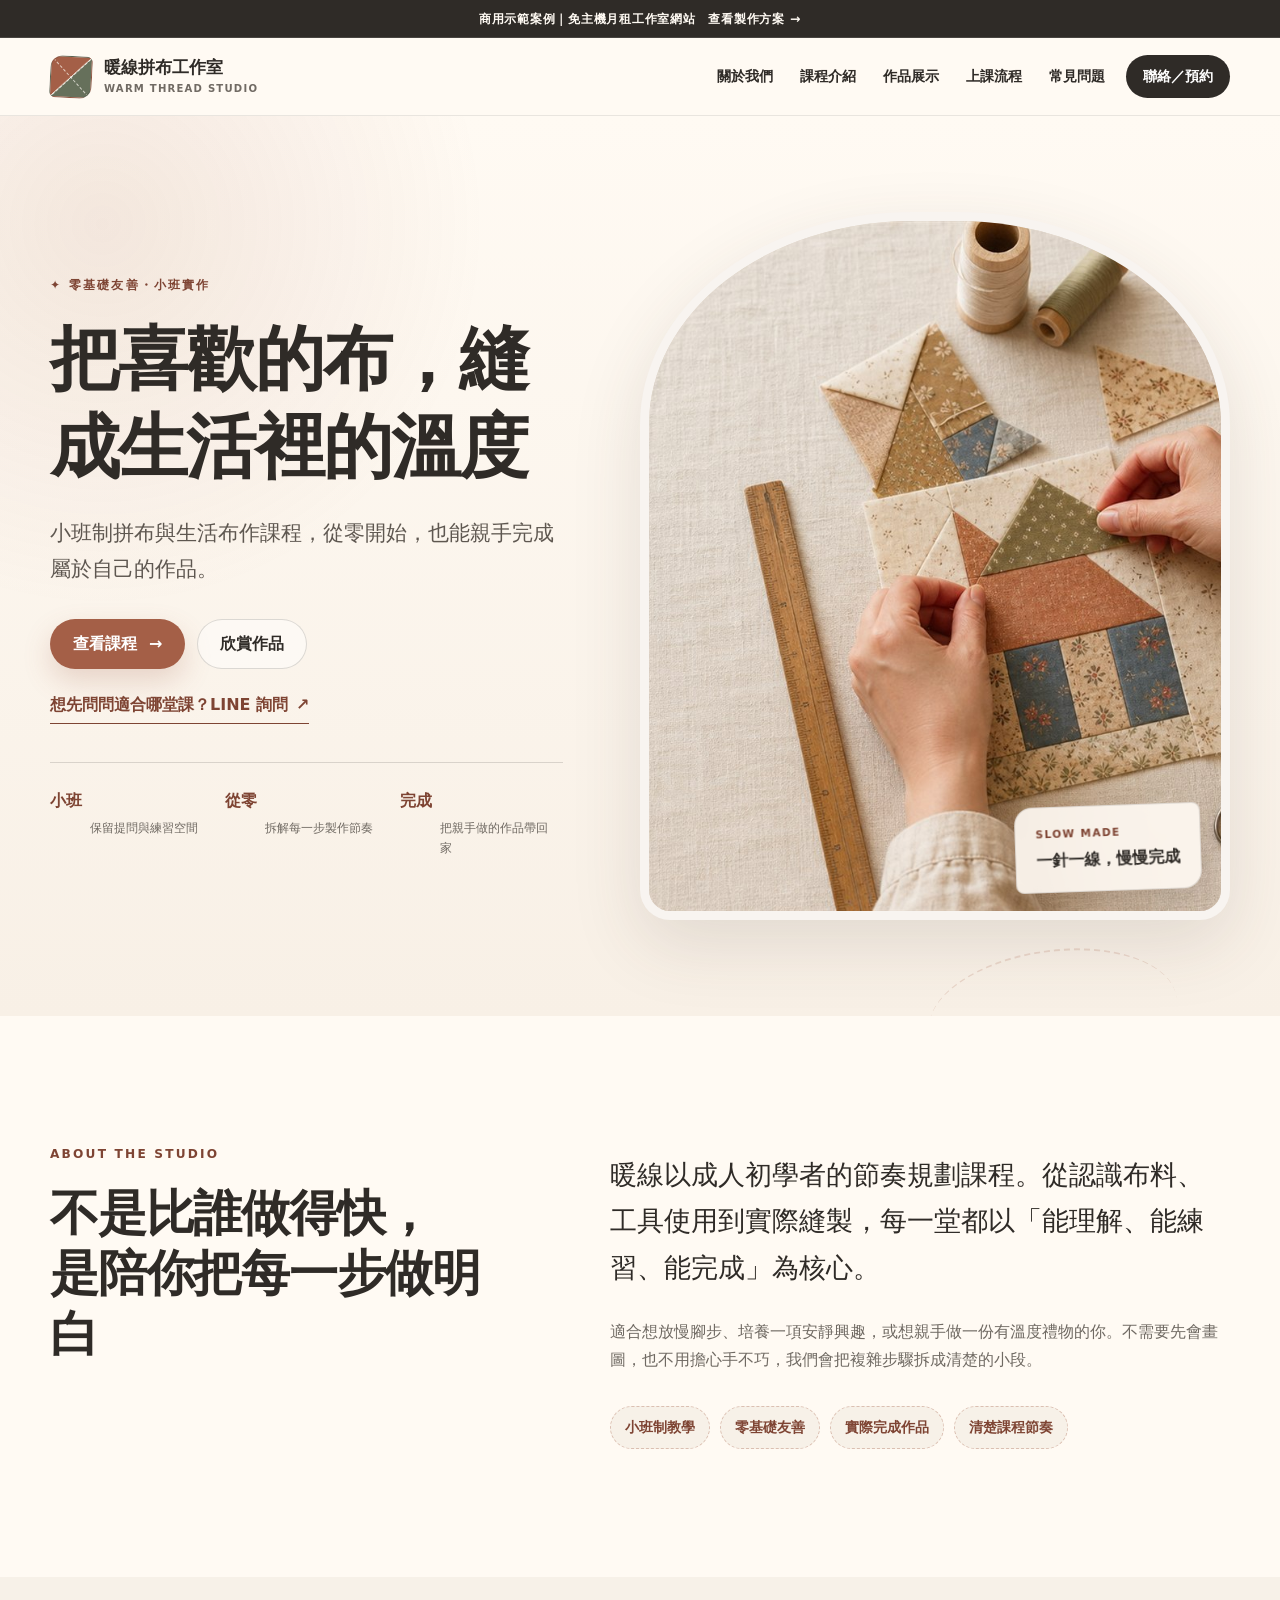
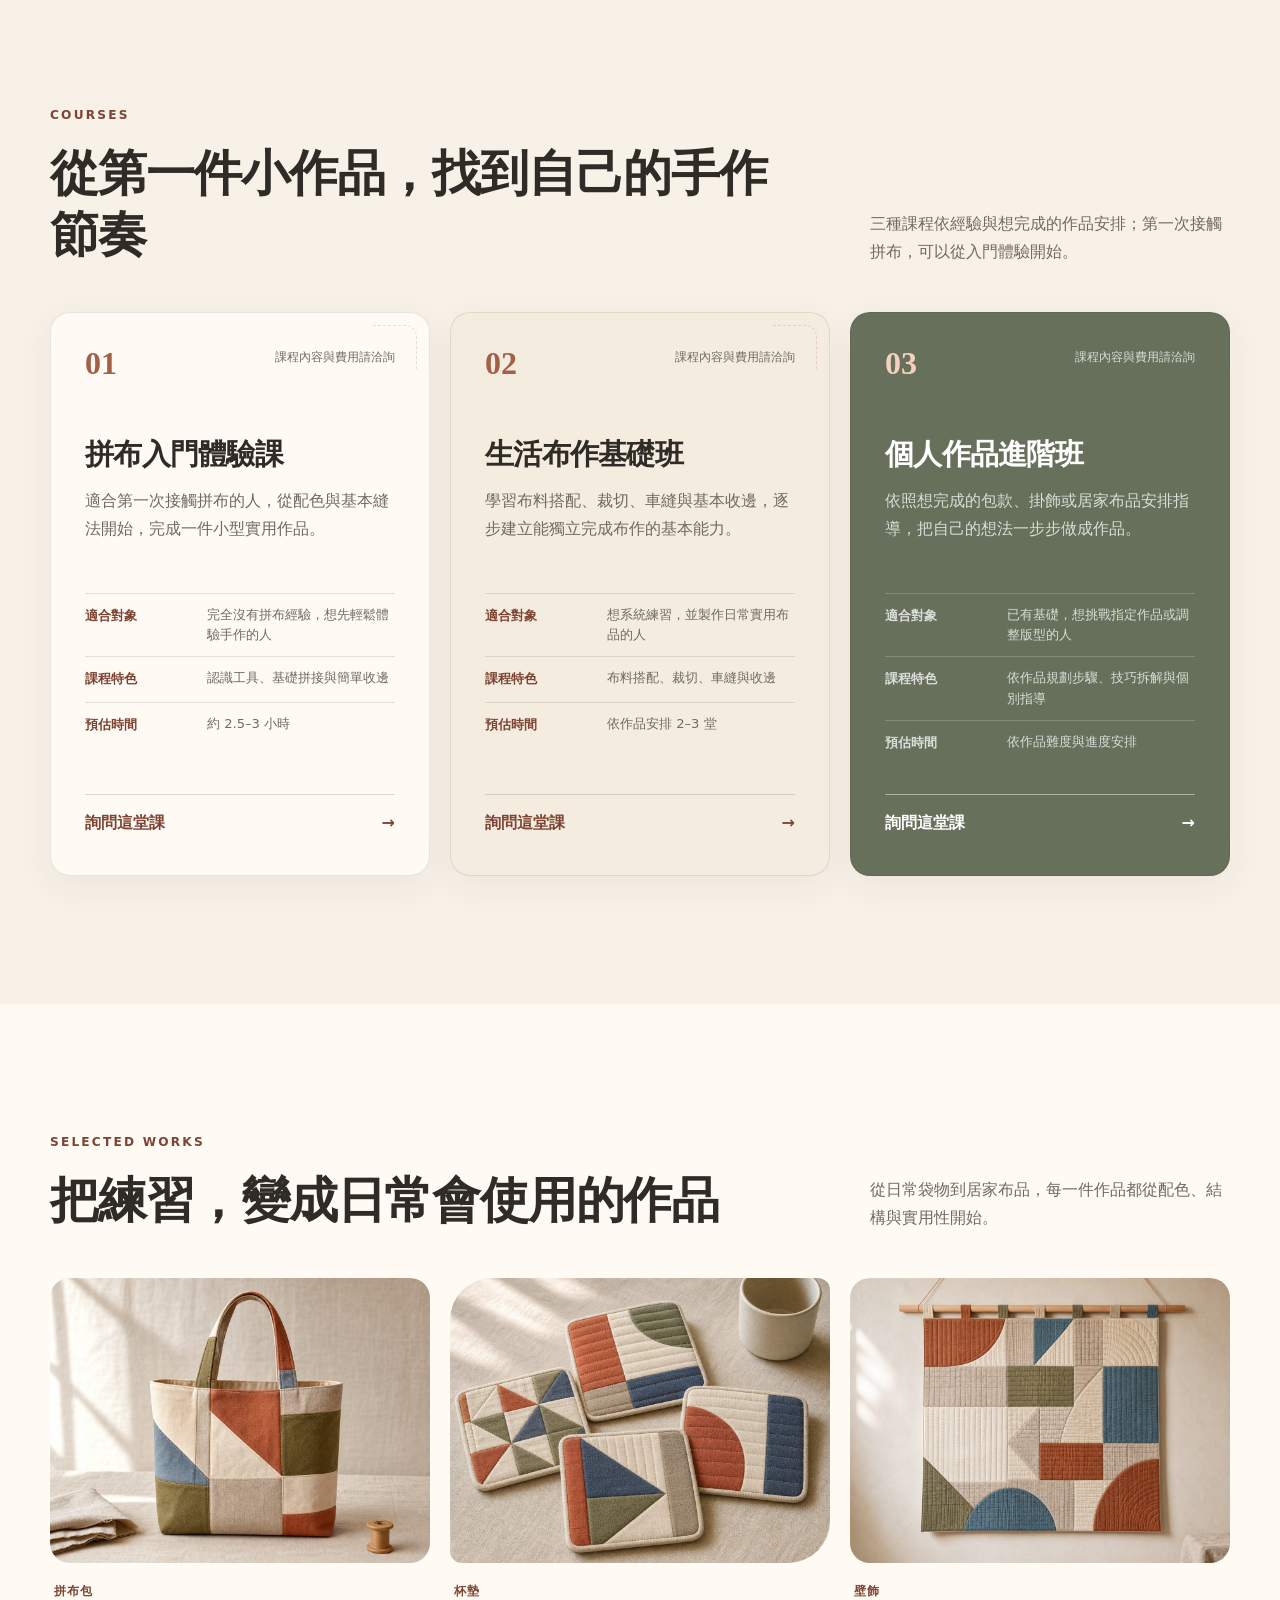
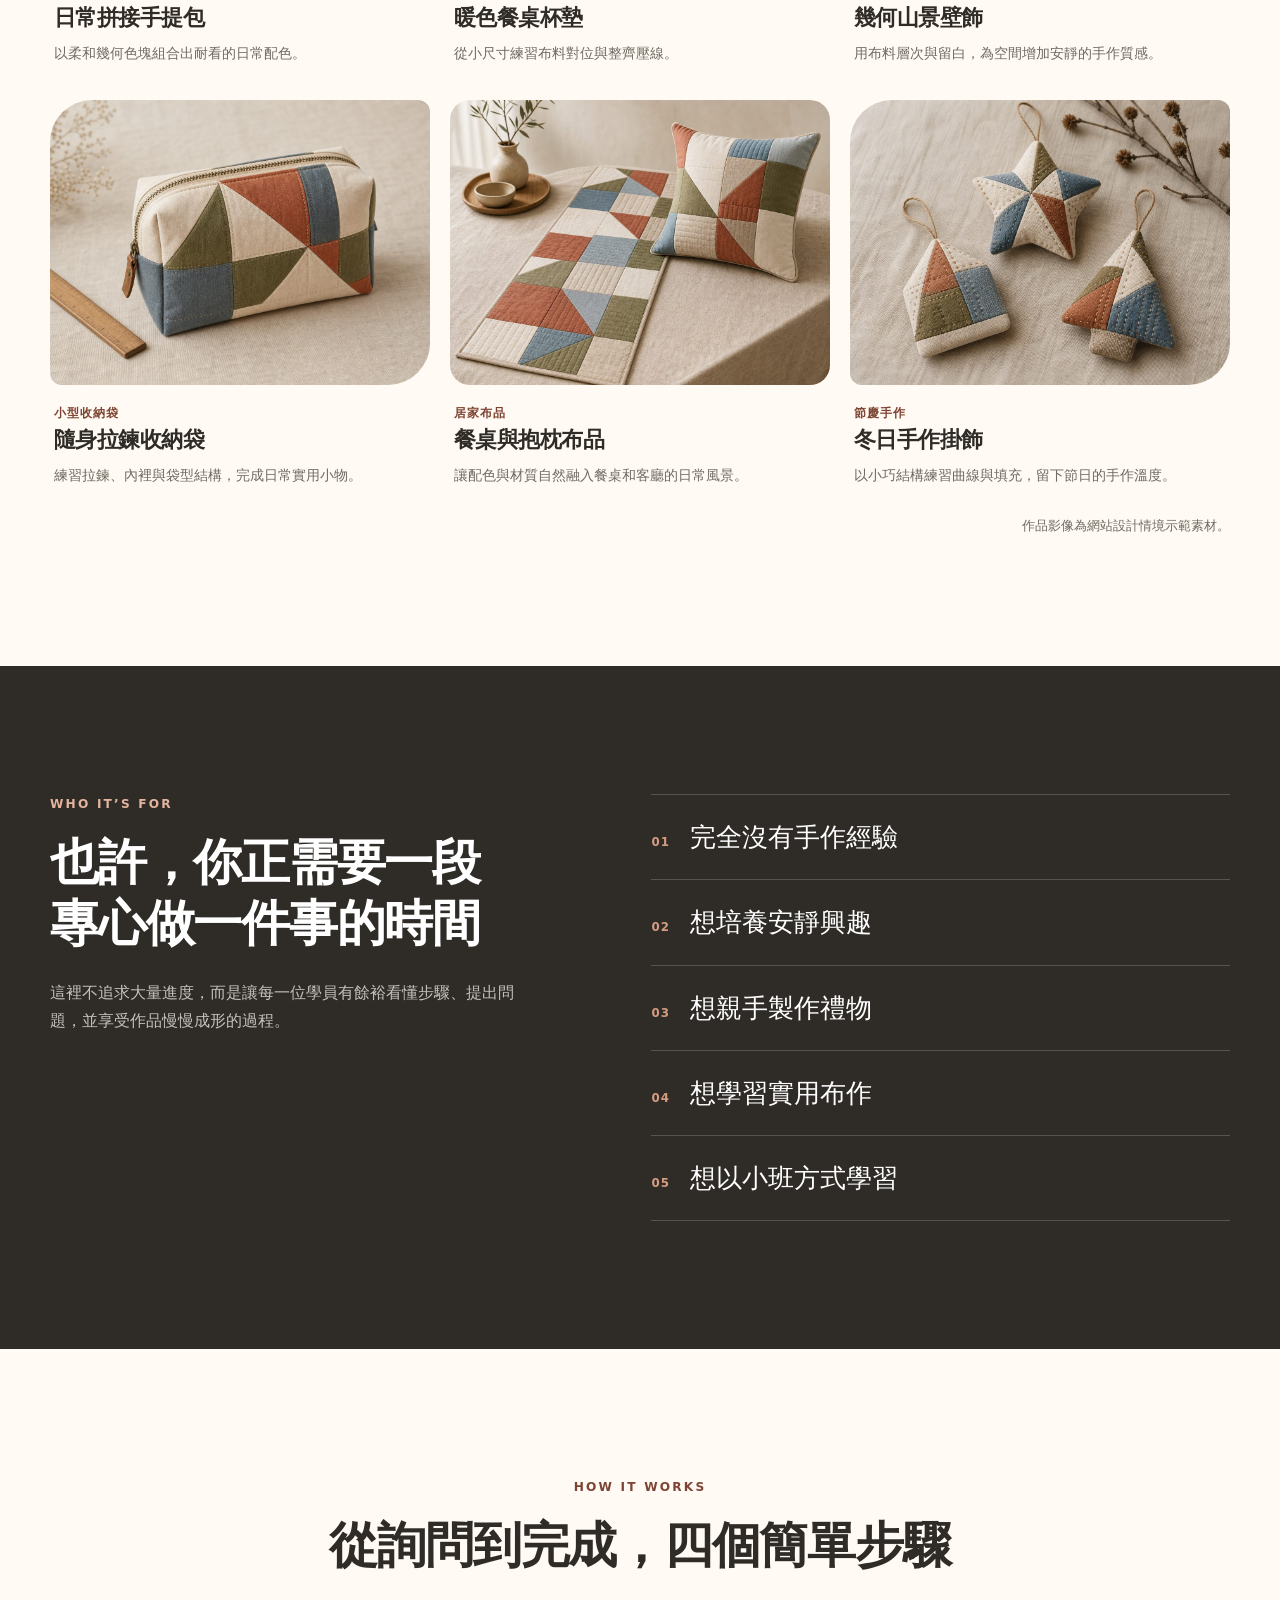
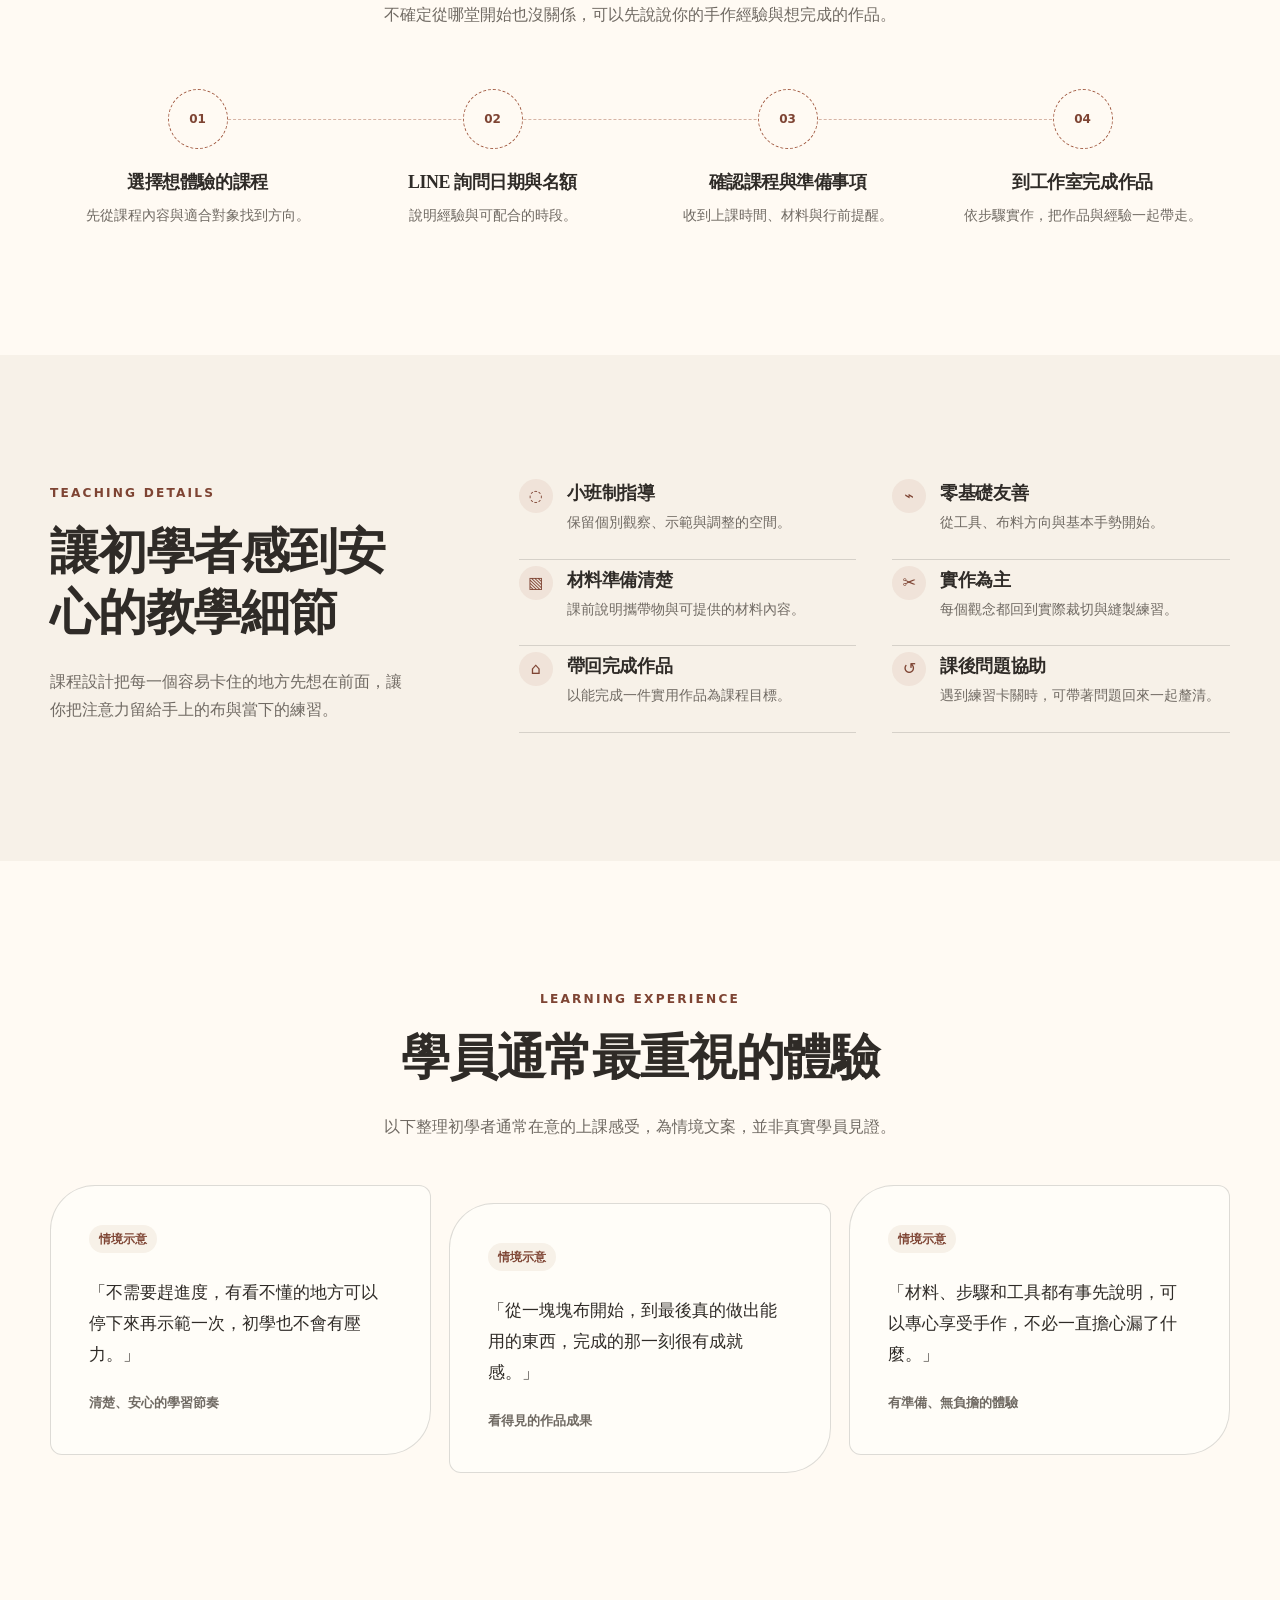
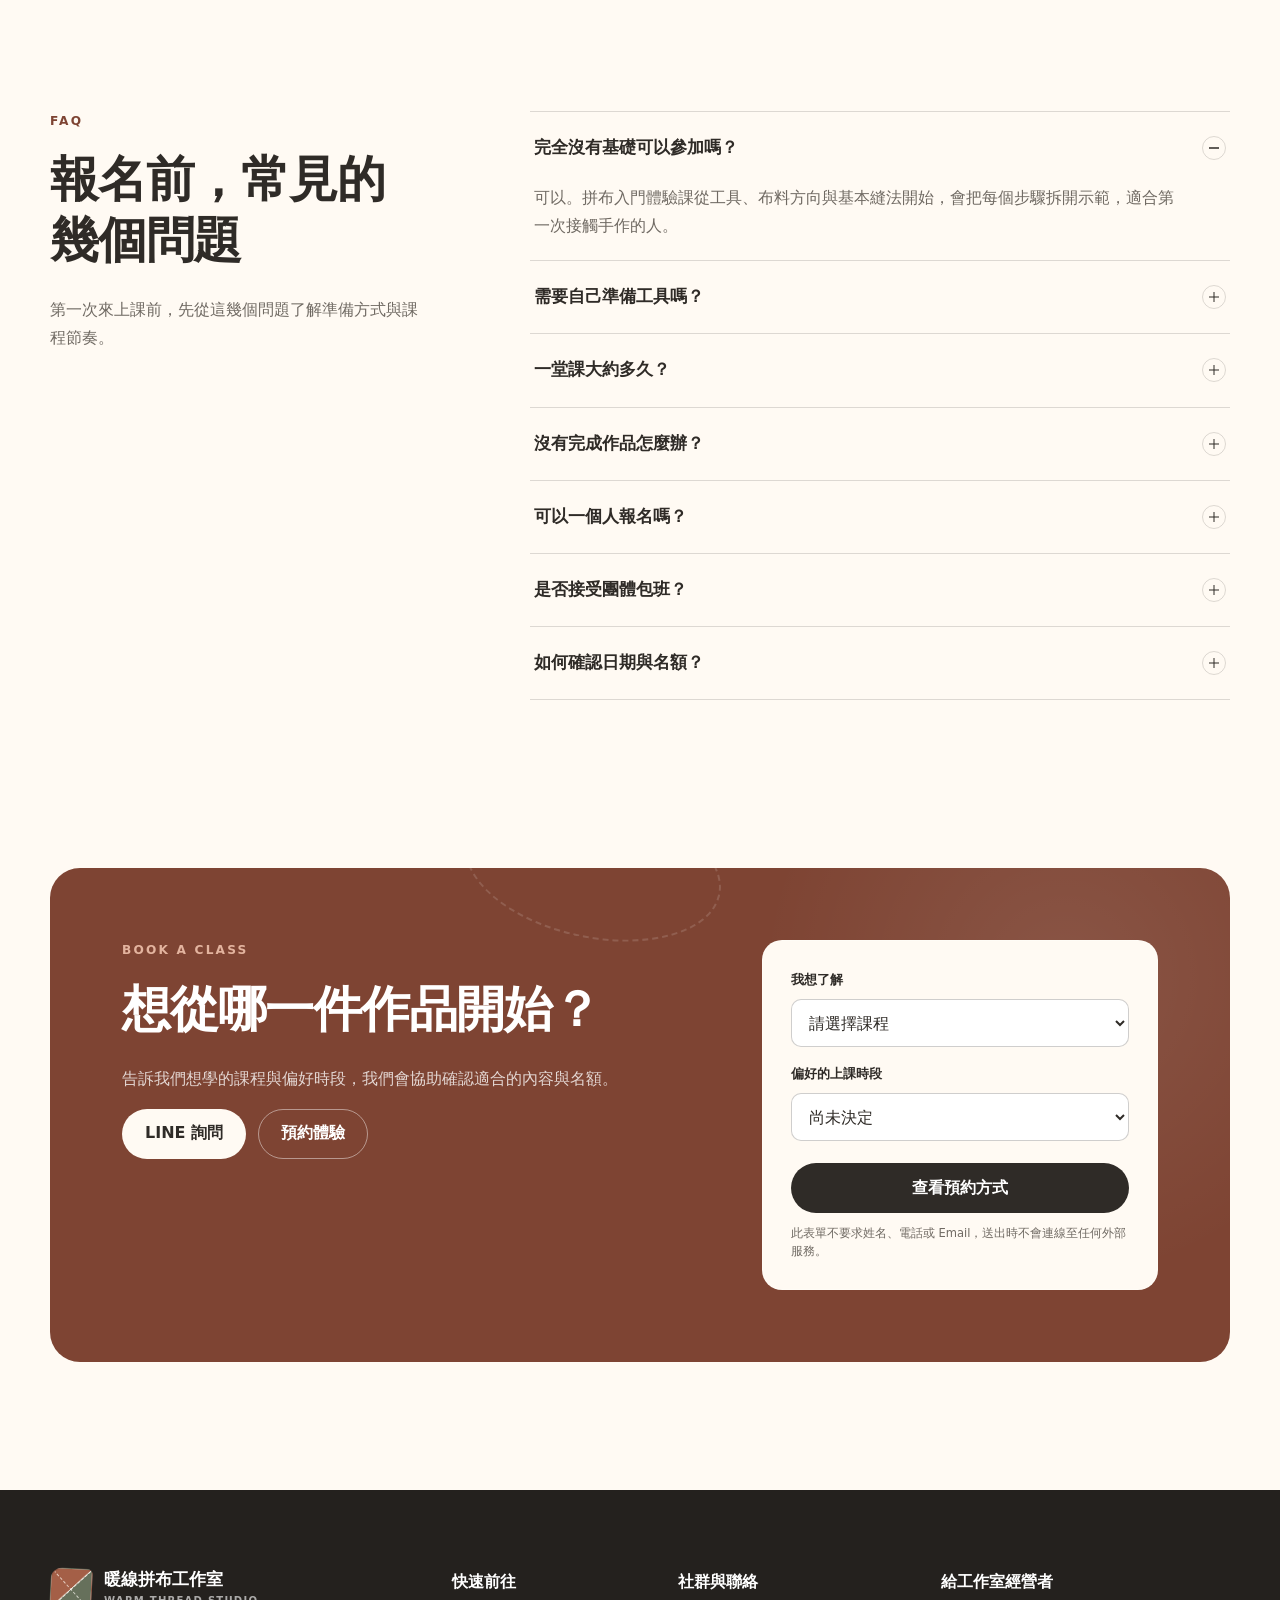
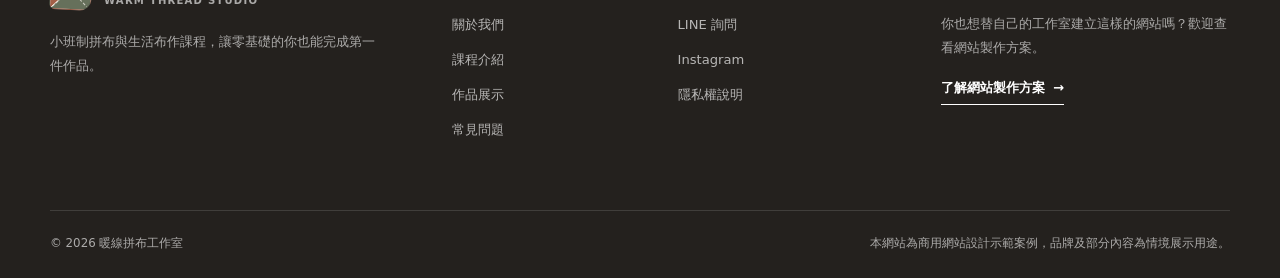
<file: index.html>
<!doctype html>
<html lang="zh-Hant">
<head>
  <meta charset="utf-8">
  <meta name="viewport" content="width=device-width, initial-scale=1">
  <meta name="theme-color" content="#a45f47">
  <meta name="description" content="暖線拼布工作室網站設計示範案例：以手機友善的一頁式網站，呈現零基礎拼布課程、作品、上課流程與預約入口。">
  <meta name="robots" content="noindex, follow">
  <meta property="og:type" content="website">
  <meta property="og:locale" content="zh_TW">
  <meta property="og:site_name" content="暖線拼布工作室">
  <meta property="og:title" content="暖線拼布工作室｜拼布課程網站設計示範案例">
  <meta property="og:description" content="小班制拼布與生活布作課程，從零開始，也能親手完成屬於自己的作品。">
  <meta property="og:url" content="https://gavin1424.github.io/warm-thread-patchwork-demo/">
  <meta property="og:image" content="https://gavin1424.github.io/warm-thread-patchwork-demo/assets/hero-patchwork.jpg">
  <meta property="og:image:alt" content="暖色布料工作桌上的拼布製作情境">
  <meta name="twitter:card" content="summary_large_image">
  <meta name="twitter:title" content="暖線拼布工作室｜拼布課程網站設計示範案例">
  <meta name="twitter:description" content="小班制拼布與生活布作課程的商用網站設計示範案例。">
  <meta name="twitter:image" content="https://gavin1424.github.io/warm-thread-patchwork-demo/assets/hero-patchwork.jpg">
  <link rel="canonical" href="https://gavin1424.github.io/warm-thread-patchwork-demo/">
  <link rel="icon" href="favicon.svg" type="image/svg+xml">
  <link rel="stylesheet" href="styles.css">
  <title>暖線拼布工作室｜拼布課程網站設計示範案例</title>
  <script type="application/ld+json" data-structured-data>
  {
    "@context": "https://schema.org",
    "@type": "WebSite",
    "name": "暖線拼布工作室｜網站設計示範案例",
    "url": "https://gavin1424.github.io/warm-thread-patchwork-demo/",
    "description": "小班制拼布與生活布作課程的商用網站設計示範案例。",
    "inLanguage": "zh-Hant",
    "isFamilyFriendly": true
  }
  </script>
</head>
<body data-page="home">
  <a class="skip-link" href="#main-content">跳到主要內容</a>

  <nav class="demo-case-bar" aria-label="示範案例與網站方案">
    <a class="container demo-case-link" href="https://gavin1424.github.io/">
      <span class="demo-case-desktop">商用示範案例｜免主機月租工作室網站　查看製作方案 <span aria-hidden="true">→</span></span>
      <span class="demo-case-mobile">示範案例｜查看網站方案 <span aria-hidden="true">→</span></span>
    </a>
  </nav>

  <header class="site-header" data-site-header>
    <div class="container header-inner">
      <a class="brand" href="#top" aria-label="暖線拼布工作室首頁">
        <span class="brand-symbol" aria-hidden="true"><span></span></span>
        <span class="brand-copy">
          <strong data-config="brand.name">暖線拼布工作室</strong>
          <small>Warm Thread Studio</small>
        </span>
      </a>

      <button class="menu-toggle" type="button" aria-expanded="false" aria-controls="site-menu" aria-label="開啟導覽選單" data-menu-toggle>
        <span></span><span></span><span></span>
      </button>

      <nav class="site-nav" id="site-menu" aria-label="主要導覽" data-site-menu>
        <a href="#about">關於我們</a>
        <a href="#courses">課程介紹</a>
        <a href="#works">作品展示</a>
        <a href="#process">上課流程</a>
        <a href="#faq">常見問題</a>
        <a class="nav-cta" href="#contact">聯絡／預約</a>
      </nav>
    </div>
  </header>

  <main id="main-content">
    <section class="hero" id="top" aria-labelledby="hero-title">
      <div class="container hero-grid">
        <div class="hero-copy">
          <p class="eyebrow"><span aria-hidden="true">✦</span> 零基礎友善・小班實作</p>
          <h1 id="hero-title" data-config="brand.headline">把喜歡的布，<br>縫成生活裡的溫度</h1>
          <p class="hero-lead" data-config="brand.subheadline">小班制拼布與生活布作課程，從零開始，也能親手完成屬於自己的作品。</p>
          <div class="button-row">
            <a class="button button-primary" href="#courses">查看課程 <span aria-hidden="true">→</span></a>
            <a class="button button-quiet" href="#works">欣賞作品</a>
          </div>
          <button class="text-link" type="button" data-brand-contact="line">想先問問適合哪堂課？LINE 詢問 <span aria-hidden="true">↗</span></button>
          <dl class="hero-promises" aria-label="課程重點">
            <div><dt>小班</dt><dd>保留提問與練習空間</dd></div>
            <div><dt>從零</dt><dd>拆解每一步製作節奏</dd></div>
            <div><dt>完成</dt><dd>把親手做的作品帶回家</dd></div>
          </dl>
        </div>

        <div class="hero-visual">
          <div class="hero-image-wrap">
            <img src="assets/hero-patchwork.jpg" width="1600" height="854" alt="雙手在暖色布料工作桌上排列拼布作品" fetchpriority="high" decoding="async">
            <div class="stitch-note" aria-hidden="true">
              <span>slow made</span>
              <strong>一針一線，慢慢完成</strong>
            </div>
          </div>
        </div>
      </div>
    </section>

    <section class="intro section" id="about" aria-labelledby="about-title">
      <div class="container intro-grid">
        <div class="section-heading">
          <p class="eyebrow">ABOUT THE STUDIO</p>
          <h2 id="about-title">不是比誰做得快，<br>是陪你把每一步做明白</h2>
        </div>
        <div class="intro-copy">
          <p class="large-copy">暖線以成人初學者的節奏規劃課程。從認識布料、工具使用到實際縫製，每一堂都以「能理解、能練習、能完成」為核心。</p>
          <p>適合想放慢腳步、培養一項安靜興趣，或想親手做一份有溫度禮物的你。不需要先會畫圖，也不用擔心手不巧，我們會把複雜步驟拆成清楚的小段。</p>
          <ul class="inline-points" aria-label="工作室特色">
            <li>小班制教學</li>
            <li>零基礎友善</li>
            <li>實際完成作品</li>
            <li>清楚課程節奏</li>
          </ul>
        </div>
      </div>
    </section>

    <section class="courses section section-tint" id="courses" aria-labelledby="courses-title">
      <div class="container">
        <div class="section-heading section-heading-row">
          <div>
            <p class="eyebrow">COURSES</p>
            <h2 id="courses-title">從第一件小作品，找到自己的手作節奏</h2>
          </div>
          <p>三種課程依經驗與想完成的作品安排；第一次接觸拼布，可以從入門體驗開始。</p>
        </div>
        <div class="course-grid" data-course-list aria-live="polite"></div>
      </div>
    </section>

    <section class="works section" id="works" aria-labelledby="works-title">
      <div class="container">
        <div class="section-heading section-heading-row">
          <div>
            <p class="eyebrow">SELECTED WORKS</p>
            <h2 id="works-title">把練習，變成日常會使用的作品</h2>
          </div>
          <p>從日常袋物到居家布品，每一件作品都從配色、結構與實用性開始。</p>
        </div>
        <div class="work-grid" data-work-list></div>
        <p class="work-disclosure">作品影像為網站設計情境示範素材。</p>
      </div>
    </section>

    <section class="audience section section-dark" id="audience" aria-labelledby="audience-title">
      <div class="container audience-grid">
        <div>
          <p class="eyebrow eyebrow-light">WHO IT’S FOR</p>
          <h2 id="audience-title">也許，你正需要一段<br>專心做一件事的時間</h2>
          <p>這裡不追求大量進度，而是讓每一位學員有餘裕看懂步驟、提出問題，並享受作品慢慢成形的過程。</p>
        </div>
        <ul class="audience-list">
          <li><span>01</span>完全沒有手作經驗</li>
          <li><span>02</span>想培養安靜興趣</li>
          <li><span>03</span>想親手製作禮物</li>
          <li><span>04</span>想學習實用布作</li>
          <li><span>05</span>想以小班方式學習</li>
        </ul>
      </div>
    </section>

    <section class="process section" id="process" aria-labelledby="process-title">
      <div class="container">
        <div class="section-heading centered">
          <p class="eyebrow">HOW IT WORKS</p>
          <h2 id="process-title">從詢問到完成，四個簡單步驟</h2>
          <p>不確定從哪堂開始也沒關係，可以先說說你的手作經驗與想完成的作品。</p>
        </div>
        <ol class="process-list">
          <li><span class="step-number">01</span><div><h3>選擇想體驗的課程</h3><p>先從課程內容與適合對象找到方向。</p></div></li>
          <li><span class="step-number">02</span><div><h3>LINE 詢問日期與名額</h3><p>說明經驗與可配合的時段。</p></div></li>
          <li><span class="step-number">03</span><div><h3>確認課程與準備事項</h3><p>收到上課時間、材料與行前提醒。</p></div></li>
          <li><span class="step-number">04</span><div><h3>到工作室完成作品</h3><p>依步驟實作，把作品與經驗一起帶走。</p></div></li>
        </ol>
      </div>
    </section>

    <section class="features section section-tint" id="features" aria-labelledby="features-title">
      <div class="container feature-layout">
        <div class="section-heading">
          <p class="eyebrow">TEACHING DETAILS</p>
          <h2 id="features-title">讓初學者感到安心的教學細節</h2>
          <p>課程設計把每一個容易卡住的地方先想在前面，讓你把注意力留給手上的布與當下的練習。</p>
        </div>
        <div class="feature-grid">
          <article><span aria-hidden="true">◌</span><h3>小班制指導</h3><p>保留個別觀察、示範與調整的空間。</p></article>
          <article><span aria-hidden="true">⌁</span><h3>零基礎友善</h3><p>從工具、布料方向與基本手勢開始。</p></article>
          <article><span aria-hidden="true">▧</span><h3>材料準備清楚</h3><p>課前說明攜帶物與可提供的材料內容。</p></article>
          <article><span aria-hidden="true">✂</span><h3>實作為主</h3><p>每個觀念都回到實際裁切與縫製練習。</p></article>
          <article><span aria-hidden="true">⌂</span><h3>帶回完成作品</h3><p>以能完成一件實用作品為課程目標。</p></article>
          <article><span aria-hidden="true">↺</span><h3>課後問題協助</h3><p>遇到練習卡關時，可帶著問題回來一起釐清。</p></article>
        </div>
      </div>
    </section>

    <section class="experience section" id="experience" aria-labelledby="experience-title">
      <div class="container">
        <div class="section-heading centered">
          <p class="eyebrow">LEARNING EXPERIENCE</p>
          <h2 id="experience-title">學員通常最重視的體驗</h2>
          <p>以下整理初學者通常在意的上課感受，為情境文案，並非真實學員見證。</p>
        </div>
        <div class="experience-grid">
          <article>
            <span class="context-label">情境示意</span>
            <p>「不需要趕進度，有看不懂的地方可以停下來再示範一次，初學也不會有壓力。」</p>
            <strong>清楚、安心的學習節奏</strong>
          </article>
          <article>
            <span class="context-label">情境示意</span>
            <p>「從一塊塊布開始，到最後真的做出能用的東西，完成的那一刻很有成就感。」</p>
            <strong>看得見的作品成果</strong>
          </article>
          <article>
            <span class="context-label">情境示意</span>
            <p>「材料、步驟和工具都有事先說明，可以專心享受手作，不必一直擔心漏了什麼。」</p>
            <strong>有準備、無負擔的體驗</strong>
          </article>
        </div>
      </div>
    </section>

    <section class="faq section" id="faq" aria-labelledby="faq-title">
      <div class="container faq-layout">
        <div class="section-heading">
          <p class="eyebrow">FAQ</p>
          <h2 id="faq-title">報名前，常見的幾個問題</h2>
          <p>第一次來上課前，先從這幾個問題了解準備方式與課程節奏。</p>
        </div>
        <div class="faq-list" data-faq-list></div>
      </div>
    </section>

    <section class="contact section" id="contact" aria-labelledby="contact-title">
      <div class="container contact-card">
        <div class="contact-copy">
          <p class="eyebrow eyebrow-light">BOOK A CLASS</p>
          <h2 id="contact-title">想從哪一件作品開始？</h2>
          <p>告訴我們想學的課程與偏好時段，我們會協助確認適合的內容與名額。</p>
          <div class="button-row">
            <button class="button button-light" type="button" data-brand-contact="line">LINE 詢問</button>
            <button class="button button-outline-light" type="button" data-brand-contact="booking">預約體驗</button>
          </div>
        </div>
        <form class="demo-form" id="demo-form" aria-describedby="demo-form-note">
          <div>
            <label for="course-select">我想了解</label>
            <select id="course-select" name="course">
              <option value="">請選擇課程</option>
              <option>拼布入門體驗課</option>
              <option>生活布作基礎班</option>
              <option>個人作品進階班</option>
            </select>
          </div>
          <div>
            <label for="timing-select">偏好的上課時段</label>
            <select id="timing-select" name="timing">
              <option value="">尚未決定</option>
              <option>平日白天</option>
              <option>平日晚間</option>
              <option>週末</option>
            </select>
          </div>
          <button class="button button-light button-full" type="submit">查看預約方式</button>
          <p id="demo-form-note">此表單不要求姓名、電話或 Email，送出時不會連線至任何外部服務。</p>
        </form>
      </div>
    </section>
  </main>

  <footer class="site-footer">
    <div class="container footer-grid">
      <div class="footer-brand">
        <a class="brand brand-footer" href="#top">
          <span class="brand-symbol" aria-hidden="true"><span></span></span>
          <span class="brand-copy"><strong data-config="brand.name">暖線拼布工作室</strong><small>Warm Thread Studio</small></span>
        </a>
        <p>小班制拼布與生活布作課程，讓零基礎的你也能完成第一件作品。</p>
      </div>
      <nav class="footer-nav" aria-label="頁尾導覽">
        <strong>快速前往</strong>
        <a href="#about">關於我們</a>
        <a href="#courses">課程介紹</a>
        <a href="#works">作品展示</a>
        <a href="#faq">常見問題</a>
      </nav>
      <div class="footer-contact">
        <strong>社群與聯絡</strong>
        <button type="button" data-brand-contact="line">LINE 詢問</button>
        <button type="button" data-brand-contact="social">Instagram</button>
        <button type="button" data-privacy>隱私權說明</button>
      </div>
      <div class="footer-service">
        <strong>給工作室經營者</strong>
        <p>你也想替自己的工作室建立這樣的網站嗎？歡迎查看網站製作方案。</p>
        <a class="text-link text-link-light" href="https://gavin1424.github.io/">了解網站製作方案 <span aria-hidden="true">→</span></a>
      </div>
    </div>
    <div class="container footer-bottom">
      <p>© <span data-current-year></span> 暖線拼布工作室</p>
      <p class="demo-disclosure">本網站為商用網站設計示範案例，品牌及部分內容為情境展示用途。</p>
    </div>
  </footer>

  <div class="mobile-cta" aria-label="手機快速操作">
    <a href="#courses">查看課程</a>
    <button type="button" data-brand-contact="line">LINE 詢問</button>
  </div>

  <dialog class="dialog" id="demo-dialog" aria-labelledby="demo-dialog-title">
    <div class="dialog-inner">
      <button class="dialog-close" type="button" aria-label="關閉示範提示" data-close-dialog="demo-dialog">×</button>
      <span class="dialog-icon" aria-hidden="true">⌁</span>
      <p class="eyebrow">DEMO MODE</p>
      <h2 id="demo-dialog-title">這是示範網站</h2>
      <p data-demo-message>這是示範網站，品牌課程的 LINE、電話與表單尚未串接。目前不會開啟假帳號、不會撥打假號碼，也不會儲存或傳送任何資料。</p>
      <button class="button button-primary button-full" type="button" data-close-dialog="demo-dialog">我知道了</button>
    </div>
  </dialog>

  <dialog class="dialog" id="service-dialog" aria-labelledby="service-dialog-title">
    <div class="dialog-inner">
      <button class="dialog-close" type="button" aria-label="關閉網站製作聯絡提示" data-close-dialog="service-dialog">×</button>
      <span class="dialog-icon" aria-hidden="true">↗</span>
      <p class="eyebrow">WEBSITE SERVICE</p>
      <h2 id="service-dialog-title">網站製作聯絡方式尚待設定</h2>
      <p data-service-message>網站製作聯絡方式尚待設定；若你是收到此示範連結，請直接回覆傳送連結的對話。</p>
      <button class="button button-primary button-full" type="button" data-close-dialog="service-dialog">我知道了</button>
    </div>
  </dialog>

  <dialog class="dialog" id="privacy-dialog" aria-labelledby="privacy-dialog-title">
    <div class="dialog-inner dialog-wide">
      <button class="dialog-close" type="button" aria-label="關閉隱私權說明" data-close-dialog="privacy-dialog">×</button>
      <p class="eyebrow">PRIVACY</p>
      <h2 id="privacy-dialog-title">示範站隱私權說明</h2>
      <p>本網站不使用追蹤碼、不設定行銷 Cookie，也不將表單內容傳送至伺服器。頁面中的品牌預約與聯絡操作只會顯示示範提示。</p>
      <p>正式營運時，隱私權內容會依實際使用的表單、分析工具與第三方服務更新。</p>
      <button class="button button-primary" type="button" data-close-dialog="privacy-dialog">關閉</button>
    </div>
  </dialog>

  <script src="site-config.js"></script>
  <script src="script.js"></script>
</body>
</html>
</file>
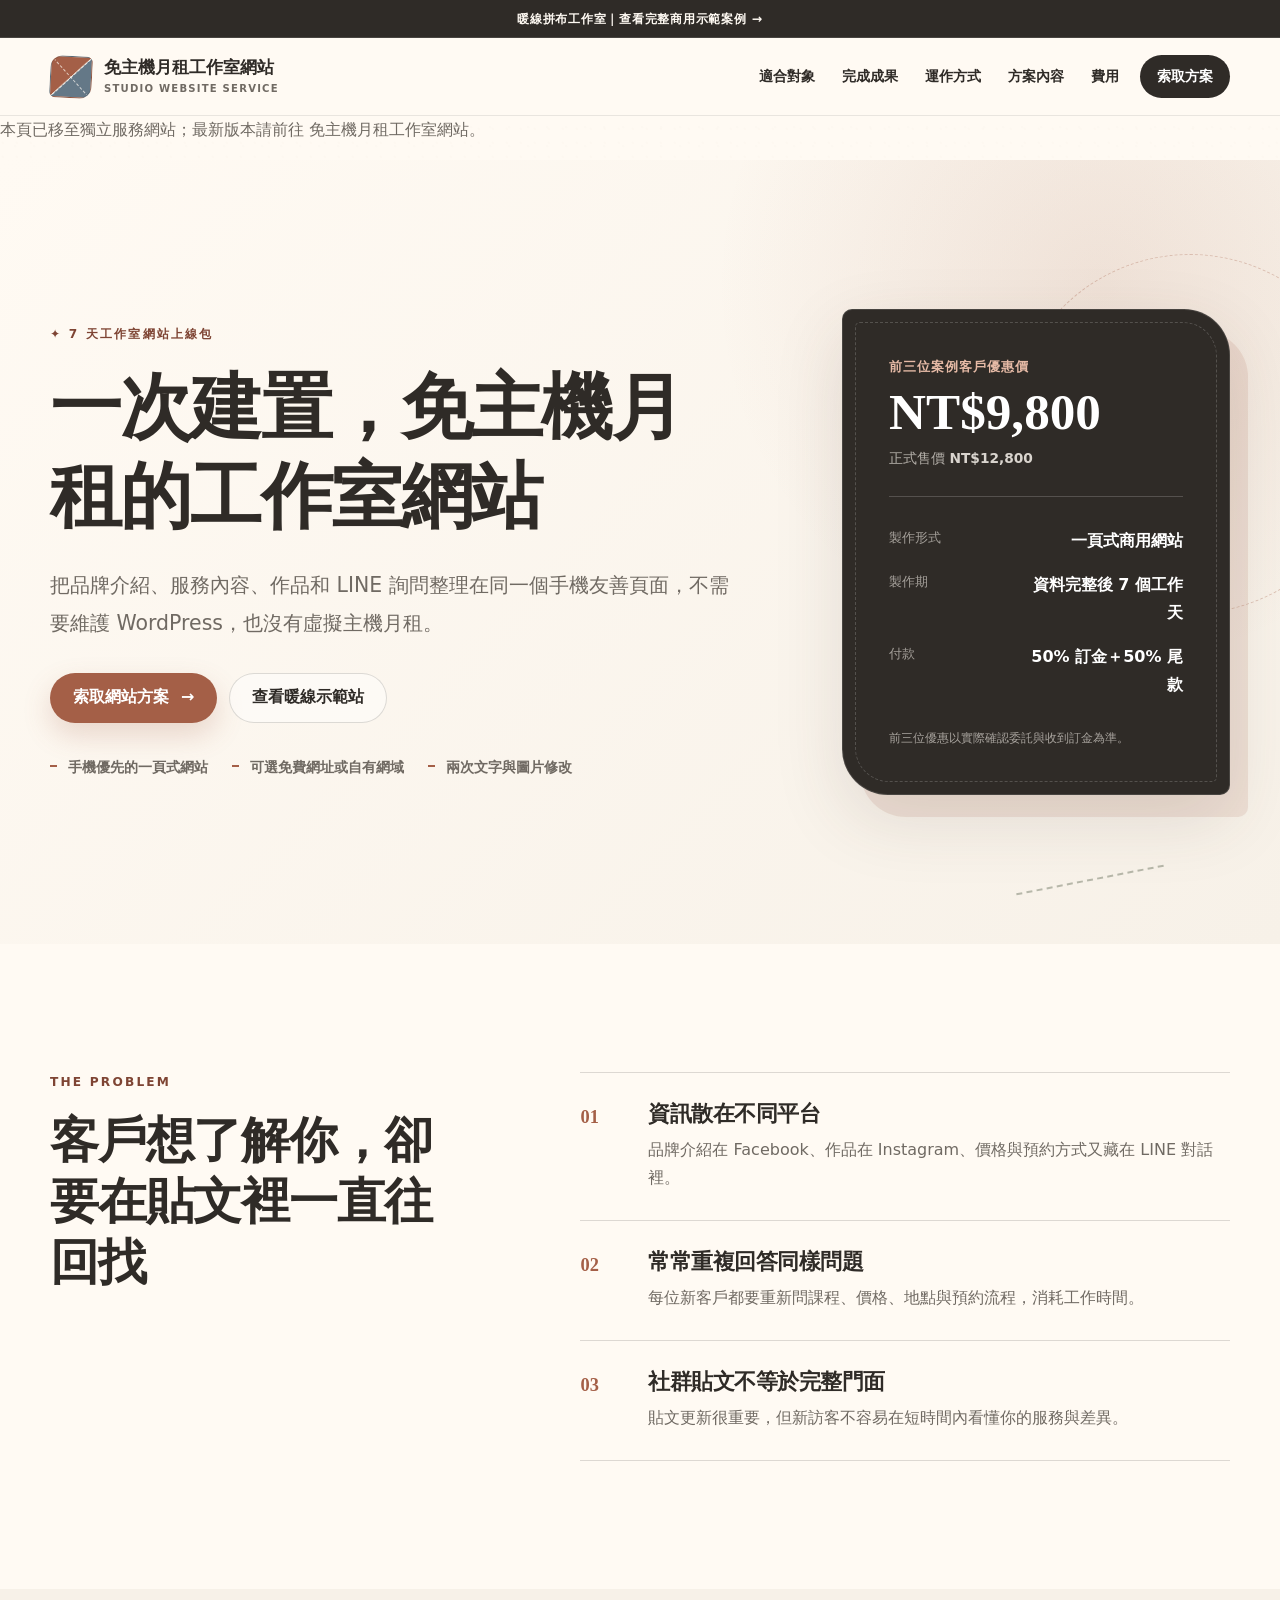
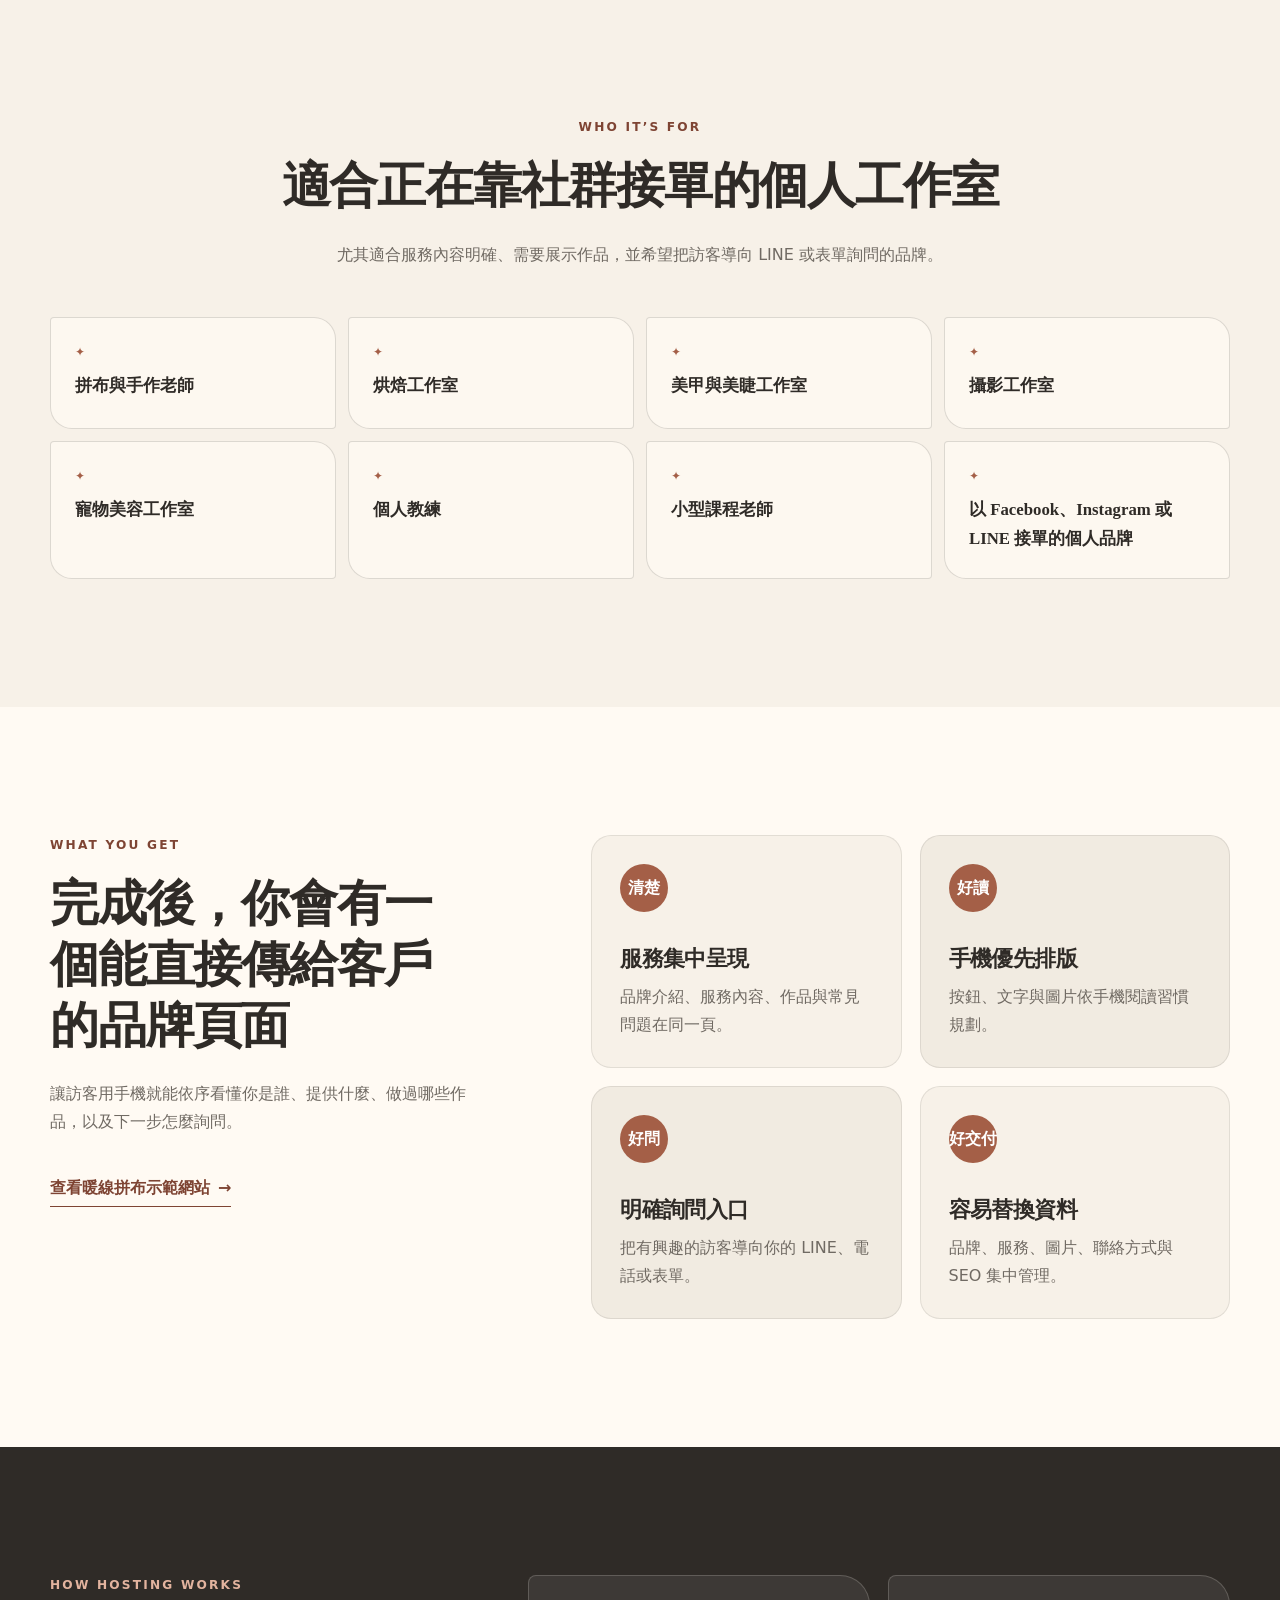
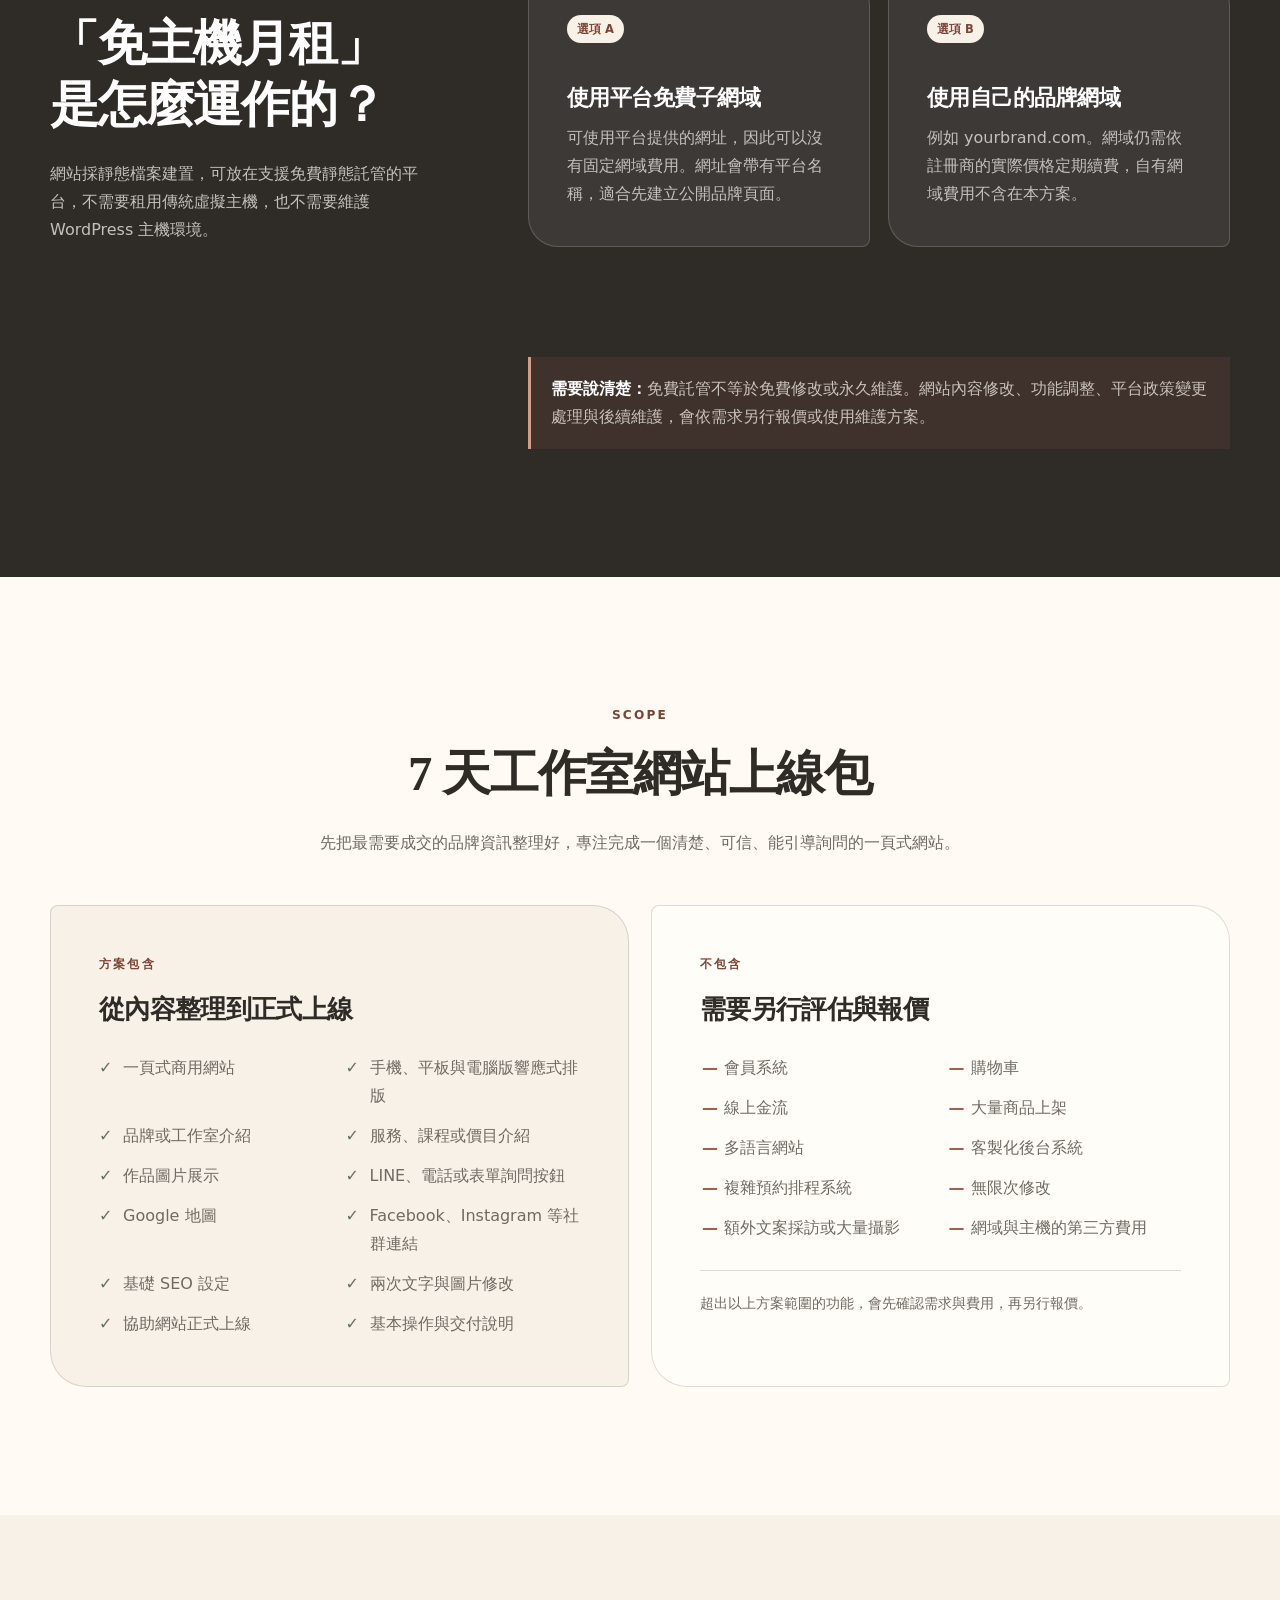
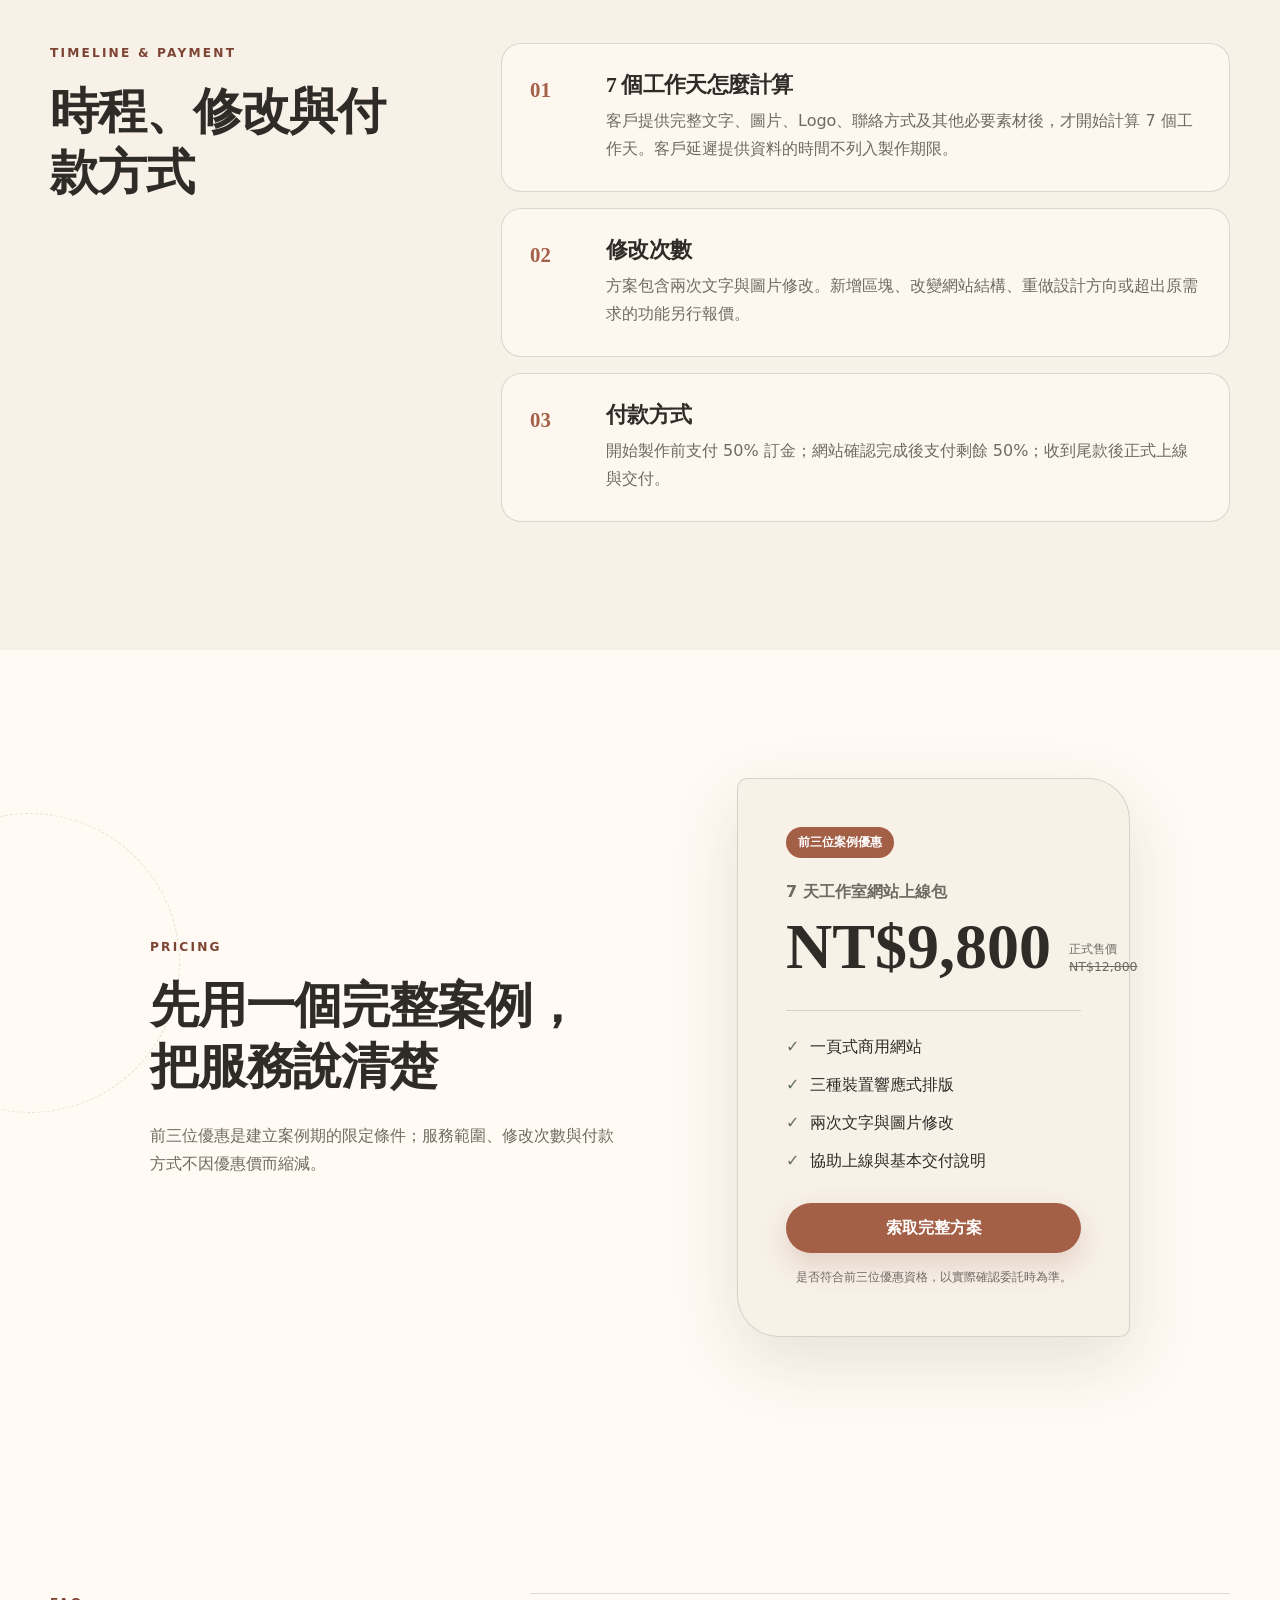
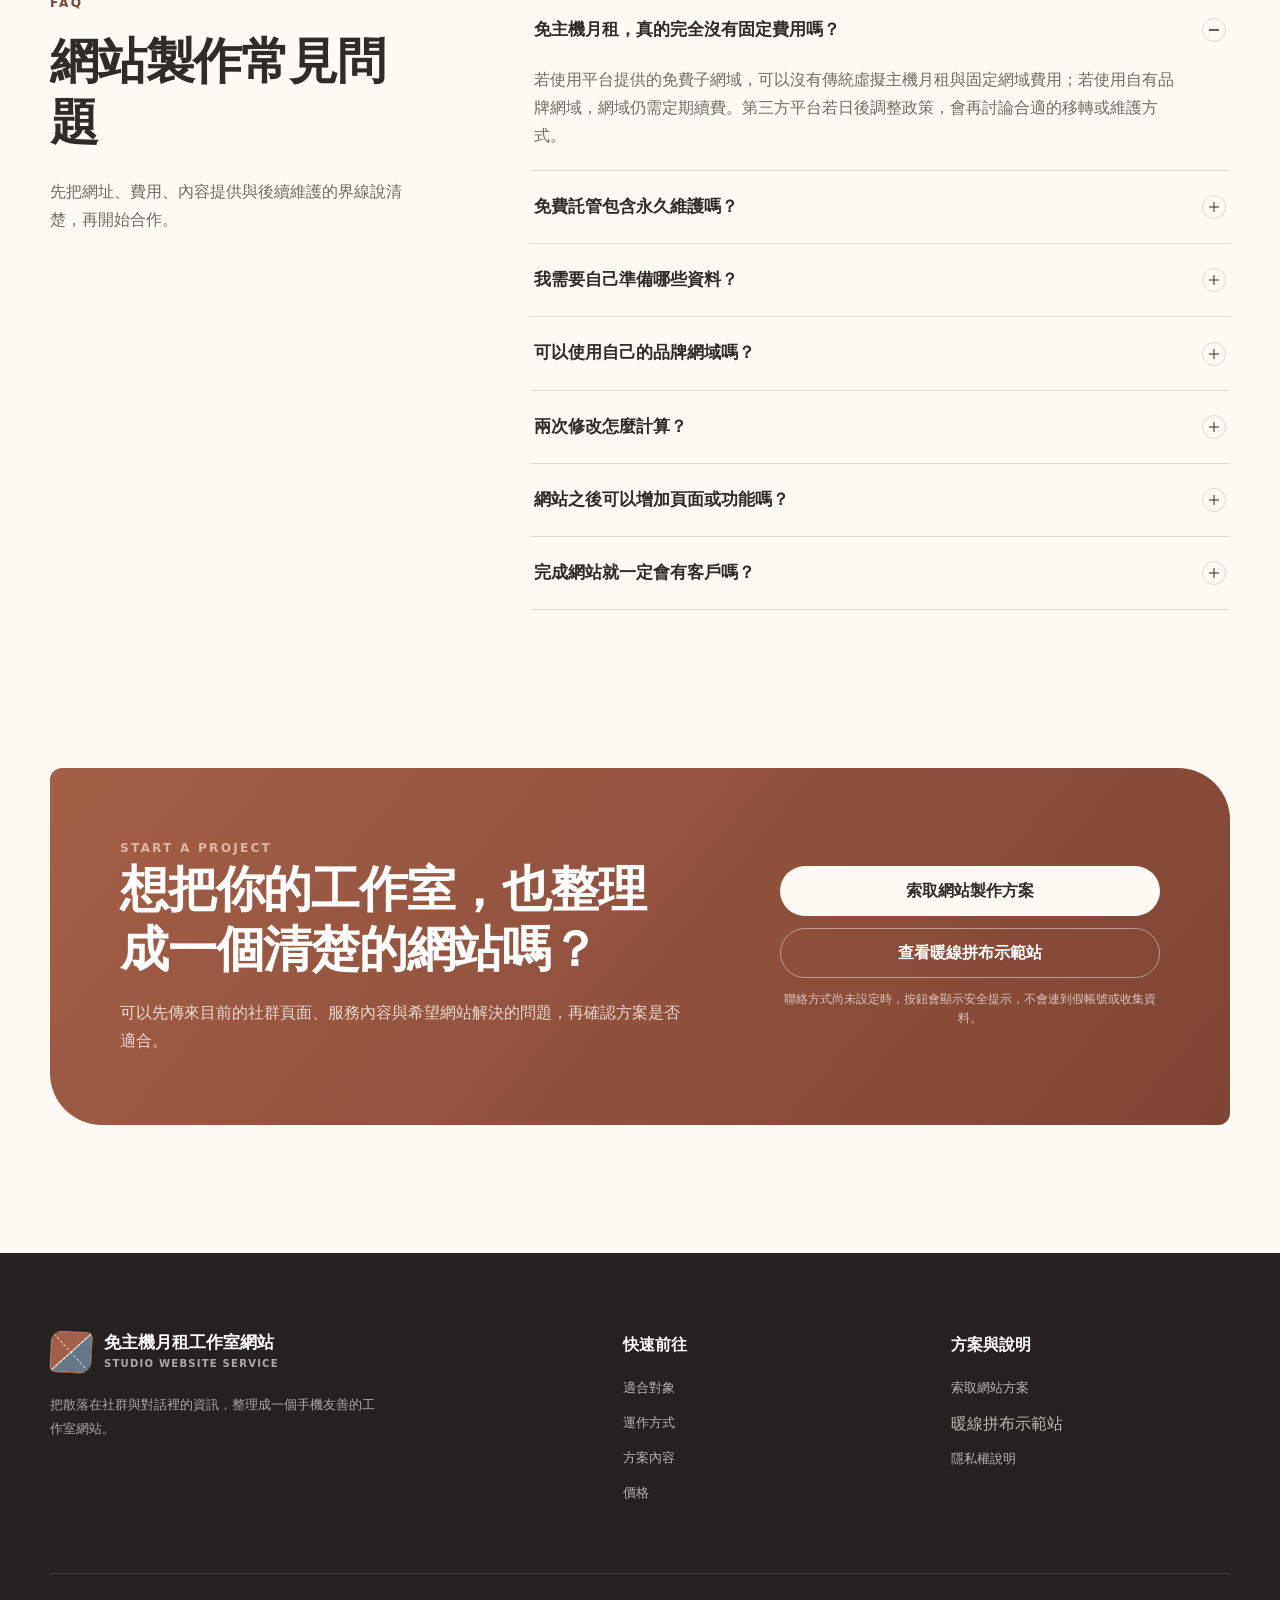
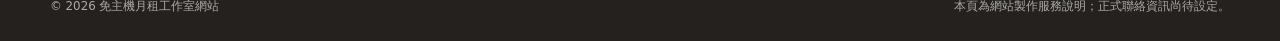
<file: service.html>
<!doctype html>
<html lang="zh-Hant">
<head>
  <meta charset="utf-8">
  <meta name="viewport" content="width=device-width, initial-scale=1">
  <meta name="theme-color" content="#a45f47">
  <meta name="description" content="一次建置的手機友善工作室網站方案，整合品牌介紹、服務、作品與詢問入口；可選免費網址，自有網域費用另計。">
  <meta name="robots" content="noindex, follow">
  <meta property="og:type" content="website">
  <meta property="og:locale" content="zh_TW">
  <meta property="og:site_name" content="免主機月租工作室網站">
  <meta property="og:title" content="免主機月租工作室網站｜網站製作方案">
  <meta property="og:description" content="把品牌介紹、服務內容、作品和 LINE 詢問整理在同一個手機友善頁面。">
  <meta property="og:url" content="https://gavin1424.github.io/">
  <meta property="og:image" content="https://gavin1424.github.io/assets/service-og.jpg">
  <meta property="og:image:alt" content="免主機月租工作室網站製作方案示意">
  <meta name="twitter:card" content="summary_large_image">
  <meta name="twitter:title" content="免主機月租工作室網站｜網站製作方案">
  <meta name="twitter:description" content="一次建置的手機友善工作室網站方案。">
  <meta name="twitter:image" content="https://gavin1424.github.io/assets/service-og.jpg">
  <link rel="canonical" href="https://gavin1424.github.io/">
  <link rel="icon" href="favicon.svg" type="image/svg+xml">
  <link rel="stylesheet" href="styles.css">
  <title>免主機月租工作室網站｜網站製作方案</title>
  <script type="application/ld+json" data-structured-data>
  {
    "@context": "https://schema.org",
    "@type": "Service",
    "name": "免主機月租工作室網站",
    "url": "https://gavin1424.github.io/",
    "description": "為個人工作室整理品牌介紹、服務內容、作品與詢問入口的手機友善網站建置服務。",
    "areaServed": "TW"
  }
  </script>
</head>
<body class="service-page" data-page="service">
  <a class="skip-link" href="#main-content">跳到主要內容</a>

  <nav class="demo-case-bar" aria-label="返回示範案例">
    <a class="container demo-case-link" href="index.html">
      <span class="demo-case-desktop">暖線拼布工作室｜查看完整商用示範案例 <span aria-hidden="true">→</span></span>
      <span class="demo-case-mobile">返回暖線示範站 <span aria-hidden="true">→</span></span>
    </a>
  </nav>

  <header class="site-header service-header" data-site-header>
    <div class="container header-inner">
      <a class="brand" href="#top" aria-label="網站製作方案首頁">
        <span class="brand-symbol brand-symbol-service" aria-hidden="true"><span></span></span>
        <span class="brand-copy">
          <strong data-config="service.name">免主機月租工作室網站</strong>
          <small>Studio Website Service</small>
        </span>
      </a>

      <button class="menu-toggle" type="button" aria-expanded="false" aria-controls="site-menu" aria-label="開啟導覽選單" data-menu-toggle>
        <span></span><span></span><span></span>
      </button>

      <nav class="site-nav" id="site-menu" aria-label="網站方案導覽" data-site-menu>
        <a href="#fit">適合對象</a>
        <a href="#results">完成成果</a>
        <a href="#hosting">運作方式</a>
        <a href="#scope">方案內容</a>
        <a href="#pricing">費用</a>
        <a class="nav-cta" href="#service-contact">索取方案</a>
      </nav>
    </div>
  </header>

  <main id="main-content">
    <p class="sr-only">本頁已移至獨立服務網站；最新版本請前往 <a href="https://gavin1424.github.io/">免主機月租工作室網站</a>。</p>
    <section class="service-hero" id="top" aria-labelledby="service-hero-title">
      <div class="container service-hero-grid">
        <div class="service-hero-copy">
          <p class="eyebrow"><span aria-hidden="true">✦</span> 7 天工作室網站上線包</p>
          <h1 id="service-hero-title" data-config="service.headline">一次建置，免主機月租的工作室網站</h1>
          <p class="service-hero-lead" data-config="service.subheadline">把品牌介紹、服務內容、作品和 LINE 詢問整理在同一個手機友善頁面，不需要維護 WordPress，也沒有虛擬主機月租。</p>
          <div class="button-row">
            <button class="button button-primary" type="button" data-service-contact>索取網站方案 <span aria-hidden="true">→</span></button>
            <a class="button button-quiet" href="index.html">查看暖線示範站</a>
          </div>
          <ul class="service-hero-points" aria-label="方案重點">
            <li>手機優先的一頁式網站</li>
            <li>可選免費網址或自有網域</li>
            <li>兩次文字與圖片修改</li>
          </ul>
        </div>

        <aside class="service-price-summary" aria-label="方案價格摘要">
          <p>前三位案例客戶優惠價</p>
          <strong data-config="service.casePrice">NT$9,800</strong>
          <span>正式售價 <b data-config="service.formalPrice">NT$12,800</b></span>
          <hr>
          <dl>
            <div><dt>製作形式</dt><dd>一頁式商用網站</dd></div>
            <div><dt>製作期</dt><dd>資料完整後 7 個工作天</dd></div>
            <div><dt>付款</dt><dd>50% 訂金＋50% 尾款</dd></div>
          </dl>
          <small>前三位優惠以實際確認委託與收到訂金為準。</small>
        </aside>
      </div>
    </section>

    <section class="service-problems section" aria-labelledby="problems-title">
      <div class="container service-split-heading">
        <div class="section-heading">
          <p class="eyebrow">THE PROBLEM</p>
          <h2 id="problems-title">客戶想了解你，卻要在貼文裡一直往回找</h2>
        </div>
        <div class="problem-list">
          <article><span>01</span><div><h3>資訊散在不同平台</h3><p>品牌介紹在 Facebook、作品在 Instagram、價格與預約方式又藏在 LINE 對話裡。</p></div></article>
          <article><span>02</span><div><h3>常常重複回答同樣問題</h3><p>每位新客戶都要重新問課程、價格、地點與預約流程，消耗工作時間。</p></div></article>
          <article><span>03</span><div><h3>社群貼文不等於完整門面</h3><p>貼文更新很重要，但新訪客不容易在短時間內看懂你的服務與差異。</p></div></article>
        </div>
      </div>
    </section>

    <section class="section section-tint" id="fit" aria-labelledby="fit-title">
      <div class="container">
        <div class="section-heading centered service-section-heading">
          <p class="eyebrow">WHO IT’S FOR</p>
          <h2 id="fit-title">適合正在靠社群接單的個人工作室</h2>
          <p>尤其適合服務內容明確、需要展示作品，並希望把訪客導向 LINE 或表單詢問的品牌。</p>
        </div>
        <ul class="fit-grid">
          <li><span aria-hidden="true">✦</span>拼布與手作老師</li>
          <li><span aria-hidden="true">✦</span>烘焙工作室</li>
          <li><span aria-hidden="true">✦</span>美甲與美睫工作室</li>
          <li><span aria-hidden="true">✦</span>攝影工作室</li>
          <li><span aria-hidden="true">✦</span>寵物美容工作室</li>
          <li><span aria-hidden="true">✦</span>個人教練</li>
          <li><span aria-hidden="true">✦</span>小型課程老師</li>
          <li><span aria-hidden="true">✦</span>以 Facebook、Instagram 或 LINE 接單的個人品牌</li>
        </ul>
      </div>
    </section>

    <section class="section" id="results" aria-labelledby="results-title">
      <div class="container results-layout">
        <div class="section-heading">
          <p class="eyebrow">WHAT YOU GET</p>
          <h2 id="results-title">完成後，你會有一個能直接傳給客戶的品牌頁面</h2>
          <p>讓訪客用手機就能依序看懂你是誰、提供什麼、做過哪些作品，以及下一步怎麼詢問。</p>
          <a class="text-link" href="index.html">查看暖線拼布示範網站 <span aria-hidden="true">→</span></a>
        </div>
        <div class="result-grid">
          <article><strong>清楚</strong><h3>服務集中呈現</h3><p>品牌介紹、服務內容、作品與常見問題在同一頁。</p></article>
          <article><strong>好讀</strong><h3>手機優先排版</h3><p>按鈕、文字與圖片依手機閱讀習慣規劃。</p></article>
          <article><strong>好問</strong><h3>明確詢問入口</h3><p>把有興趣的訪客導向你的 LINE、電話或表單。</p></article>
          <article><strong>好交付</strong><h3>容易替換資料</h3><p>品牌、服務、圖片、聯絡方式與 SEO 集中管理。</p></article>
        </div>
      </div>
    </section>

    <section class="section section-dark" id="hosting" aria-labelledby="hosting-title">
      <div class="container hosting-layout">
        <div class="section-heading">
          <p class="eyebrow eyebrow-light">HOW HOSTING WORKS</p>
          <h2 id="hosting-title">「免主機月租」是怎麼運作的？</h2>
          <p>網站採靜態檔案建置，可放在支援免費靜態託管的平台，不需要租用傳統虛擬主機，也不需要維護 WordPress 主機環境。</p>
        </div>
        <div class="hosting-options">
          <article>
            <span class="context-label">選項 A</span>
            <h3>使用平台免費子網域</h3>
            <p>可使用平台提供的網址，因此可以沒有固定網域費用。網址會帶有平台名稱，適合先建立公開品牌頁面。</p>
          </article>
          <article>
            <span class="context-label">選項 B</span>
            <h3>使用自己的品牌網域</h3>
            <p>例如 yourbrand.com。網域仍需依註冊商的實際價格定期續費，自有網域費用不含在本方案。</p>
          </article>
        </div>
        <p class="hosting-note"><strong>需要說清楚：</strong>免費託管不等於免費修改或永久維護。網站內容修改、功能調整、平台政策變更處理與後續維護，會依需求另行報價或使用維護方案。</p>
      </div>
    </section>

    <section class="section" id="scope" aria-labelledby="scope-title">
      <div class="container">
        <div class="section-heading centered service-section-heading">
          <p class="eyebrow">SCOPE</p>
          <h2 id="scope-title">7 天工作室網站上線包</h2>
          <p>先把最需要成交的品牌資訊整理好，專注完成一個清楚、可信、能引導詢問的一頁式網站。</p>
        </div>
        <div class="scope-grid">
          <article class="scope-card scope-included">
            <p class="eyebrow">方案包含</p>
            <h3>從內容整理到正式上線</h3>
            <ol class="check-list">
              <li>一頁式商用網站</li>
              <li>手機、平板與電腦版響應式排版</li>
              <li>品牌或工作室介紹</li>
              <li>服務、課程或價目介紹</li>
              <li>作品圖片展示</li>
              <li>LINE、電話或表單詢問按鈕</li>
              <li>Google 地圖</li>
              <li>Facebook、Instagram 等社群連結</li>
              <li>基礎 SEO 設定</li>
              <li>兩次文字與圖片修改</li>
              <li>協助網站正式上線</li>
              <li>基本操作與交付說明</li>
            </ol>
          </article>
          <article class="scope-card scope-excluded">
            <p class="eyebrow">不包含</p>
            <h3>需要另行評估與報價</h3>
            <ol class="dash-list">
              <li>會員系統</li>
              <li>購物車</li>
              <li>線上金流</li>
              <li>大量商品上架</li>
              <li>多語言網站</li>
              <li>客製化後台系統</li>
              <li>複雜預約排程系統</li>
              <li>無限次修改</li>
              <li>額外文案採訪或大量攝影</li>
              <li>網域與主機的第三方費用</li>
            </ol>
            <p class="scope-note">超出以上方案範圍的功能，會先確認需求與費用，再另行報價。</p>
          </article>
        </div>
      </div>
    </section>

    <section class="section section-tint" aria-labelledby="rules-title">
      <div class="container rules-layout">
        <div class="section-heading">
          <p class="eyebrow">TIMELINE & PAYMENT</p>
          <h2 id="rules-title">時程、修改與付款方式</h2>
        </div>
        <div class="rules-grid">
          <article>
            <span>01</span>
            <h3>7 個工作天怎麼計算</h3>
            <p>客戶提供完整文字、圖片、Logo、聯絡方式及其他必要素材後，才開始計算 7 個工作天。客戶延遲提供資料的時間不列入製作期限。</p>
          </article>
          <article>
            <span>02</span>
            <h3>修改次數</h3>
            <p>方案包含兩次文字與圖片修改。新增區塊、改變網站結構、重做設計方向或超出原需求的功能另行報價。</p>
          </article>
          <article>
            <span>03</span>
            <h3>付款方式</h3>
            <p>開始製作前支付 50% 訂金；網站確認完成後支付剩餘 50%；收到尾款後正式上線與交付。</p>
          </article>
        </div>
      </div>
    </section>

    <section class="section pricing-section" id="pricing" aria-labelledby="pricing-title">
      <div class="container pricing-layout">
        <div class="section-heading">
          <p class="eyebrow">PRICING</p>
          <h2 id="pricing-title">先用一個完整案例，把服務說清楚</h2>
          <p>前三位優惠是建立案例期的限定條件；服務範圍、修改次數與付款方式不因優惠價而縮減。</p>
        </div>
        <div class="pricing-card">
          <span class="pricing-badge">前三位案例優惠</span>
          <p>7 天工作室網站上線包</p>
          <div class="price-row">
            <strong data-config="service.casePrice">NT$9,800</strong>
            <span>正式售價<br><s data-config="service.formalPrice">NT$12,800</s></span>
          </div>
          <ul>
            <li>一頁式商用網站</li>
            <li>三種裝置響應式排版</li>
            <li>兩次文字與圖片修改</li>
            <li>協助上線與基本交付說明</li>
          </ul>
          <button class="button button-primary button-full" type="button" data-service-contact>索取完整方案</button>
          <small>是否符合前三位優惠資格，以實際確認委託時為準。</small>
        </div>
      </div>
    </section>

    <section class="faq section" id="service-faq" aria-labelledby="service-faq-title">
      <div class="container faq-layout">
        <div class="section-heading">
          <p class="eyebrow">FAQ</p>
          <h2 id="service-faq-title">網站製作常見問題</h2>
          <p>先把網址、費用、內容提供與後續維護的界線說清楚，再開始合作。</p>
        </div>
        <div class="faq-list">
          <details class="faq-item" open>
            <summary><span>免主機月租，真的完全沒有固定費用嗎？</span><span class="faq-toggle" aria-hidden="true"></span></summary>
            <div class="faq-answer"><p>若使用平台提供的免費子網域，可以沒有傳統虛擬主機月租與固定網域費用；若使用自有品牌網域，網域仍需定期續費。第三方平台若日後調整政策，會再討論合適的移轉或維護方式。</p></div>
          </details>
          <details class="faq-item">
            <summary><span>免費託管包含永久維護嗎？</span><span class="faq-toggle" aria-hidden="true"></span></summary>
            <div class="faq-answer"><p>不包含。免費託管是網站檔案的放置方式，不等於免費修改、功能更新或永久維護；後續修改與維護會依工作量另行報價。</p></div>
          </details>
          <details class="faq-item">
            <summary><span>我需要自己準備哪些資料？</span><span class="faq-toggle" aria-hidden="true"></span></summary>
            <div class="faq-answer"><p>需要提供品牌名稱、介紹、服務或課程內容、作品圖片、Logo、聯絡方式、社群連結，以及希望呈現的其他必要資訊。資料完整後才開始計算製作期。</p></div>
          </details>
          <details class="faq-item">
            <summary><span>可以使用自己的品牌網域嗎？</span><span class="faq-toggle" aria-hidden="true"></span></summary>
            <div class="faq-answer"><p>可以。自有網域能讓網址更符合品牌形象，但註冊與續費成本依實際註冊商價格另計，不包含在網站方案費用內。</p></div>
          </details>
          <details class="faq-item">
            <summary><span>兩次修改怎麼計算？</span><span class="faq-toggle" aria-hidden="true"></span></summary>
            <div class="faq-answer"><p>每次由客戶整理一份文字與圖片修改清單後統一處理，視為一次。超出兩次、改變版型或新增原方案外內容，會先說明費用再進行。</p></div>
          </details>
          <details class="faq-item">
            <summary><span>網站之後可以增加頁面或功能嗎？</span><span class="faq-toggle" aria-hidden="true"></span></summary>
            <div class="faq-answer"><p>可以依需求評估多頁式網站、商品或課程上架、活動頁面與基本流量分析；會員、金流、購物車或複雜預約系統則需另外規劃與報價。</p></div>
          </details>
          <details class="faq-item">
            <summary><span>完成網站就一定會有客戶嗎？</span><span class="faq-toggle" aria-hidden="true"></span></summary>
            <div class="faq-answer"><p>不能保證。網站的作用是把資訊整理成更專業、好讀且便於詢問的品牌入口；實際成效仍會受到服務內容、曝光來源、價格、口碑與後續經營影響。</p></div>
          </details>
        </div>
      </div>
    </section>

    <section class="service-contact section" id="service-contact" aria-labelledby="service-contact-title">
      <div class="container service-contact-card">
        <div>
          <p class="eyebrow eyebrow-light">START A PROJECT</p>
          <h2 id="service-contact-title">想把你的工作室，也整理成一個清楚的網站嗎？</h2>
          <p>可以先傳來目前的社群頁面、服務內容與希望網站解決的問題，再確認方案是否適合。</p>
        </div>
        <div class="service-contact-actions">
          <button class="button button-light" type="button" data-service-contact>索取網站製作方案</button>
          <a class="button button-outline-light" href="index.html">查看暖線拼布示範站</a>
          <small>聯絡方式尚未設定時，按鈕會顯示安全提示，不會連到假帳號或收集資料。</small>
        </div>
      </div>
    </section>
  </main>

  <footer class="site-footer service-footer">
    <div class="container footer-grid service-footer-grid">
      <div class="footer-brand">
        <a class="brand brand-footer" href="#top">
          <span class="brand-symbol brand-symbol-service" aria-hidden="true"><span></span></span>
          <span class="brand-copy"><strong data-config="service.name">免主機月租工作室網站</strong><small>Studio Website Service</small></span>
        </a>
        <p>把散落在社群與對話裡的資訊，整理成一個手機友善的工作室網站。</p>
      </div>
      <nav class="footer-nav" aria-label="服務頁頁尾導覽">
        <strong>快速前往</strong>
        <a href="#fit">適合對象</a>
        <a href="#hosting">運作方式</a>
        <a href="#scope">方案內容</a>
        <a href="#pricing">價格</a>
      </nav>
      <div class="footer-contact">
        <strong>方案與說明</strong>
        <button type="button" data-service-contact>索取網站方案</button>
        <a href="index.html">暖線拼布示範站</a>
        <button type="button" data-privacy>隱私權說明</button>
      </div>
    </div>
    <div class="container footer-bottom">
      <p>© <span data-current-year></span> <span data-config="service.name">免主機月租工作室網站</span></p>
      <p>本頁為網站製作服務說明；正式聯絡資訊尚待設定。</p>
    </div>
  </footer>

  <div class="mobile-cta service-mobile-cta" aria-label="手機快速操作">
    <a href="index.html">查看案例</a>
    <button type="button" data-service-contact>索取方案</button>
  </div>

  <dialog class="dialog" id="service-dialog" aria-labelledby="service-dialog-title">
    <div class="dialog-inner">
      <button class="dialog-close" type="button" aria-label="關閉網站製作聯絡提示" data-close-dialog="service-dialog">×</button>
      <span class="dialog-icon" aria-hidden="true">↗</span>
      <p class="eyebrow">WEBSITE SERVICE</p>
      <h2 id="service-dialog-title">網站製作聯絡方式尚待設定</h2>
      <p data-service-message>網站製作聯絡方式尚待設定；若你是收到此示範連結，請直接回覆傳送連結的對話。</p>
      <button class="button button-primary button-full" type="button" data-close-dialog="service-dialog">我知道了</button>
    </div>
  </dialog>

  <dialog class="dialog" id="privacy-dialog" aria-labelledby="service-privacy-title">
    <div class="dialog-inner dialog-wide">
      <button class="dialog-close" type="button" aria-label="關閉隱私權說明" data-close-dialog="privacy-dialog">×</button>
      <p class="eyebrow">PRIVACY</p>
      <h2 id="service-privacy-title">網站服務頁隱私權說明</h2>
      <p>目前頁面沒有啟用詢問表單、追蹤碼或行銷 Cookie，也不會收集或外傳訪客個人資料。</p>
      <p>正式尋找客戶前，將依實際聯絡方式與表單流程補上可公開的隱私權聯絡窗口與完整說明。</p>
      <button class="button button-primary" type="button" data-close-dialog="privacy-dialog">關閉</button>
    </div>
  </dialog>

  <script src="site-config.js"></script>
  <script src="script.js"></script>
</body>
</html>
</file>
<file: styles.css>
@import url("styles-v11.css");

.service-price-summary > strong {
  font-size: clamp(2.4rem, 4vw, 3.4rem);
}

@media (max-width: 860px) {
  .site-nav {
    transition: opacity 160ms ease, transform 160ms ease;
  }
}

@media (max-width: 390px) {
  .service-header .brand-copy {
    max-width: 174px;
  }

  .service-header .brand-copy strong {
    max-width: none;
    overflow: visible;
    font-size: 0.84rem;
    line-height: 1.25;
    text-overflow: clip;
    white-space: normal;
  }
}
</file>
